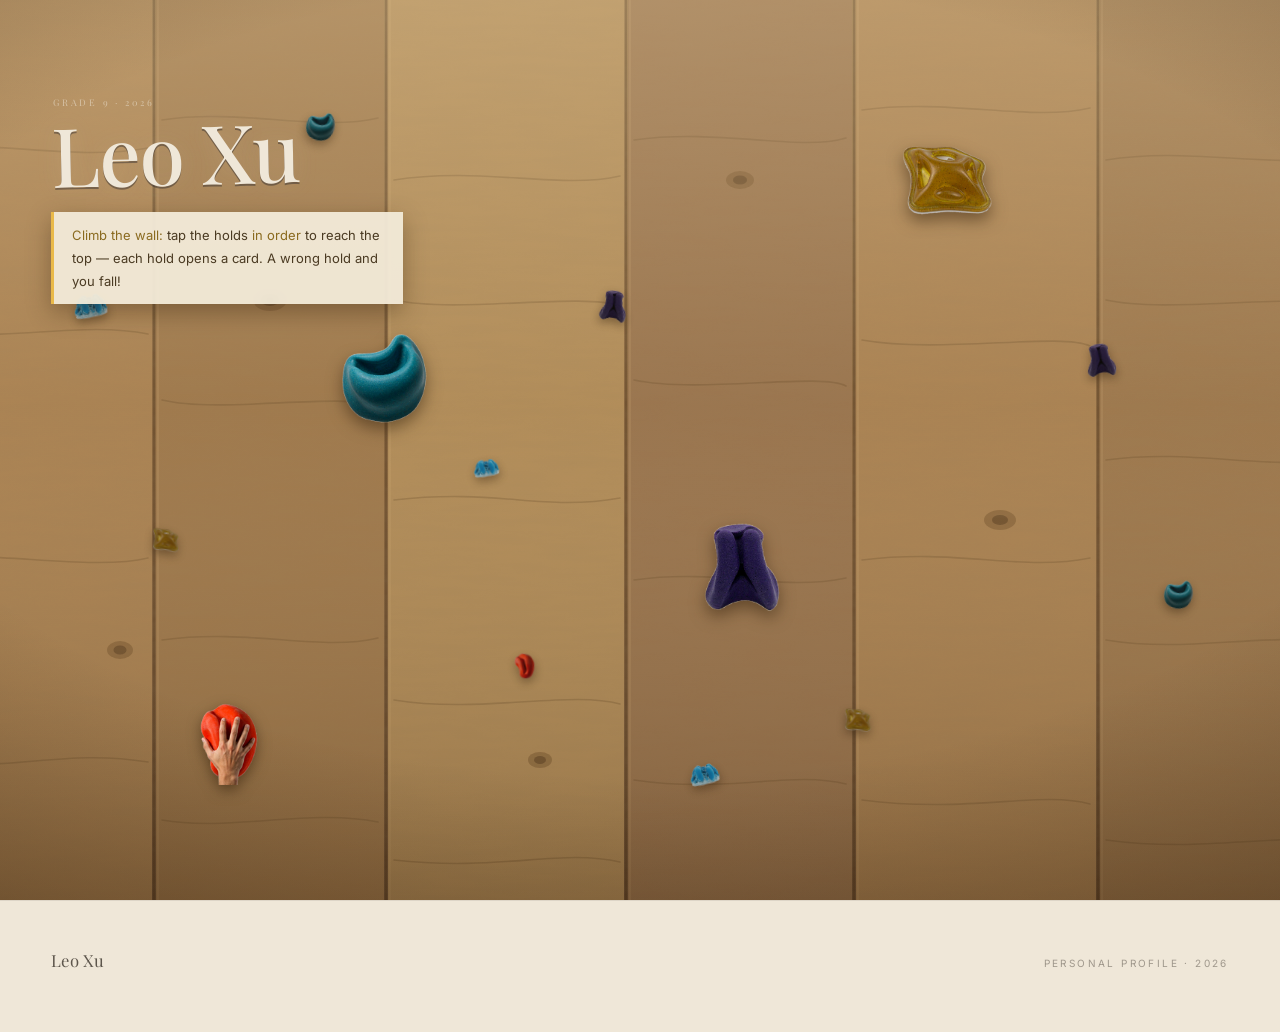
<file: index.html>
<!DOCTYPE html>
<html lang="en">
<head>
  <meta charset="utf-8" />
  <meta name="viewport" content="width=device-width, initial-scale=1" />
  <title>Leo Xu</title>
  <meta name="description" content="Leo Xu — personal profile. Climb the wall: tap the holds in order to explore." />

  <link rel="preconnect" href="https://fonts.googleapis.com" />
  <link rel="preconnect" href="https://fonts.gstatic.com" crossorigin />
  <link
    href="https://fonts.googleapis.com/css2?family=Playfair+Display:ital,wght@0,400;0,500;0,600;1,400&family=Inter:wght@300;400&display=swap"
    rel="stylesheet"
  />
  <link rel="stylesheet" href="css/style.css" />
</head>

<body>
  <!-- ===================== Climbing wall ===================== -->
  <!-- The whole site IS this wall. Four holds form a route from the ground
       to the top; tap them in order (Help is the last, at the top). Each
       hold opens a popup card. A wrong hold makes you fall and resets. -->
  <main class="wall" id="wall">
    <!-- wooden rock face -->
    <svg class="wall__rock" viewBox="0 0 1440 900" preserveAspectRatio="xMidYMid slice" aria-hidden="true" focusable="false">
      <defs>
        <filter id="woodGrain" x="0" y="0" width="100%" height="100%">
          <feTurbulence type="fractalNoise" baseFrequency="0.016 0.12" numOctaves="4" seed="9" stitchTiles="stitch" />
          <feColorMatrix type="matrix" values="0 0 0 0 0.30  0 0 0 0 0.20  0 0 0 0 0.09  0 0 0 0.45 0" />
        </filter>
        <linearGradient id="woodBase" x1="0" y1="0" x2="0" y2="1">
          <stop offset="0%" stop-color="#b28d5a" />
          <stop offset="55%" stop-color="#966f45" />
          <stop offset="100%" stop-color="#75573a" />
        </linearGradient>
        <linearGradient id="woodLight" x1="0" y1="0" x2="0" y2="1">
          <stop offset="0%" stop-color="#f0d9ae" stop-opacity="0.30" />
          <stop offset="45%" stop-color="#f0d9ae" stop-opacity="0.05" />
          <stop offset="100%" stop-color="#3a2410" stop-opacity="0.22" />
        </linearGradient>
      </defs>

      <rect width="1440" height="900" fill="url(#woodBase)" />

      <!-- vertical planks -->
      <g>
        <rect x="0" y="0" width="232" height="900" fill="#a87f4f" />
        <rect x="236" y="0" width="228" height="900" fill="#9c7548" />
        <rect x="468" y="0" width="236" height="900" fill="#b08a56" />
        <rect x="708" y="0" width="224" height="900" fill="#96704a" />
        <rect x="936" y="0" width="240" height="900" fill="#a87f4f" />
        <rect x="1180" y="0" width="260" height="900" fill="#9a7449" />
      </g>

      <!-- plank seams: shadow + highlight -->
      <g stroke="#4a3016" stroke-opacity="0.6" stroke-width="3">
        <line x1="234" y1="0" x2="234" y2="900" />
        <line x1="466" y1="0" x2="466" y2="900" />
        <line x1="706" y1="0" x2="706" y2="900" />
        <line x1="934" y1="0" x2="934" y2="900" />
        <line x1="1178" y1="0" x2="1178" y2="900" />
      </g>
      <g stroke="#d9b985" stroke-opacity="0.22" stroke-width="1.5">
        <line x1="238" y1="0" x2="238" y2="900" />
        <line x1="470" y1="0" x2="470" y2="900" />
        <line x1="710" y1="0" x2="710" y2="900" />
        <line x1="938" y1="0" x2="938" y2="900" />
        <line x1="1182" y1="0" x2="1182" y2="900" />
      </g>

      <!-- wood grain -->
      <g stroke="#5a3d1e" stroke-opacity="0.28" fill="none" stroke-width="1.6" stroke-linecap="round">
        <path d="M6 150 C 70 138, 150 162, 228 148" />
        <path d="M6 330 C 80 344, 160 320, 228 334" />
        <path d="M6 560 C 60 548, 170 572, 228 558" />
        <path d="M6 760 C 90 774, 140 748, 228 762" />
        <path d="M242 120 C 320 108, 400 132, 458 118" />
        <path d="M242 400 C 300 414, 420 392, 458 406" />
        <path d="M242 640 C 330 628, 400 652, 458 638" />
        <path d="M242 820 C 310 832, 390 808, 458 822" />
        <path d="M474 180 C 560 166, 640 190, 700 176" />
        <path d="M474 300 C 540 314, 660 292, 700 306" />
        <path d="M474 500 C 580 488, 620 512, 700 498" />
        <path d="M474 700 C 560 714, 650 690, 700 704" />
        <path d="M474 860 C 580 872, 640 848, 700 862" />
        <path d="M714 140 C 800 128, 880 152, 926 138" />
        <path d="M714 380 C 780 394, 900 372, 926 386" />
        <path d="M714 580 C 800 568, 860 592, 926 578" />
        <path d="M714 780 C 810 794, 870 770, 926 784" />
        <path d="M942 110 C 1030 98, 1110 122, 1170 108" />
        <path d="M942 340 C 1020 354, 1140 332, 1170 346" />
        <path d="M942 560 C 1040 548, 1100 572, 1170 558" />
        <path d="M942 800 C 1050 814, 1120 790, 1170 804" />
        <path d="M1186 160 C 1270 146, 1350 170, 1434 156" />
        <path d="M1186 300 C 1250 314, 1370 292, 1434 306" />
        <path d="M1186 460 C 1280 448, 1340 472, 1434 458" />
        <path d="M1186 640 C 1270 654, 1350 630, 1434 644" />
        <path d="M1186 840 C 1290 854, 1360 830, 1434 844" />
      </g>

      <!-- knots -->
      <g>
        <ellipse cx="350" cy="300" rx="17" ry="11" fill="#6b4a24" opacity="0.45" />
        <ellipse cx="350" cy="300" rx="9" ry="6" fill="#4a3016" opacity="0.5" />
        <ellipse cx="350" cy="300" rx="3.5" ry="2.5" fill="#3a2410" opacity="0.55" />
        <ellipse cx="820" cy="180" rx="14" ry="9" fill="#6b4a24" opacity="0.45" />
        <ellipse cx="820" cy="180" rx="7" ry="4.5" fill="#4a3016" opacity="0.5" />
        <ellipse cx="1080" cy="520" rx="16" ry="10" fill="#6b4a24" opacity="0.45" />
        <ellipse cx="1080" cy="520" rx="8" ry="5" fill="#4a3016" opacity="0.5" />
        <ellipse cx="200" cy="650" rx="13" ry="9" fill="#6b4a24" opacity="0.45" />
        <ellipse cx="200" cy="650" rx="6.5" ry="4.5" fill="#4a3016" opacity="0.5" />
        <ellipse cx="620" cy="760" rx="12" ry="8" fill="#6b4a24" opacity="0.45" />
        <ellipse cx="620" cy="760" rx="6" ry="4" fill="#4a3016" opacity="0.5" />
      </g>

      <!-- grain + light -->
      <rect width="1440" height="900" filter="url(#woodGrain)" opacity="0.4" />
      <rect width="1440" height="900" fill="url(#woodLight)" />
    </svg>

    <!-- decorative holds — just for looks, not part of the route -->
    <div class="dholds" aria-hidden="true">
      <span class="dhold dhold--blue" style="--x: 7%; --y: 34%; --s: 34px; --r: -12deg"></span>
      <span class="dhold dhold--amber" style="--x: 13%; --y: 60%; --s: 28px; --r: 8deg"></span>
      <span class="dhold dhold--teal" style="--x: 25%; --y: 14%; --s: 30px; --r: 14deg"></span>
      <span class="dhold dhold--red" style="--x: 41%; --y: 74%; --s: 26px; --r: -8deg"></span>
      <span class="dhold dhold--purple" style="--x: 48%; --y: 34%; --s: 32px; --r: 10deg"></span>
      <span class="dhold dhold--blue" style="--x: 55%; --y: 86%; --s: 30px; --r: -14deg"></span>
      <span class="dhold dhold--amber" style="--x: 67%; --y: 80%; --s: 28px; --r: 6deg"></span>
      <span class="dhold dhold--purple" style="--x: 86%; --y: 40%; --s: 34px; --r: -6deg"></span>
      <span class="dhold dhold--teal" style="--x: 92%; --y: 66%; --s: 30px; --r: 12deg"></span>
      <span class="dhold dhold--blue" style="--x: 38%; --y: 52%; --s: 26px; --r: -10deg"></span>
    </div>

    <!-- chalk title + how-to hint -->
    <div class="wall__head">
      <p class="wall__eyebrow">Grade 9 &middot; 2026</p>
      <h1 class="wall__name">Leo Xu</h1>
      <p class="wall__hint">
        <b>Climb the wall:</b> tap the holds <b>in order</b> to reach the top
        &mdash; each hold opens a card. A wrong hold and you fall!
      </p>
    </div>

    <!-- the hand (photo) — resting on top of the current hold -->
    <div class="climber" id="climber" aria-hidden="true">
      <img src="assets/holds/grip-red.png" alt="" width="284" height="284" />
    </div>

    <!-- ===================== Holds (climb order) ====================
         1. About me (ground, left)      2. Rock Climbing (right)
         3. Projects (left)              4. Help (the top, last)       -->
    <button
      class="hold hold--red"
      type="button"
      data-step="0"
      data-modal="modal-about"
      data-name="About me"
      data-color="red"
      style="--x: 18%; --y: 82%"
      aria-label="Climbing hold 1 of 4 — About me"
    >
      <span class="hold__rock" aria-hidden="true"></span>
      <span class="hold__tag" aria-hidden="true">About me</span>
    </button>

    <button
      class="hold hold--purple"
      type="button"
      data-step="1"
      data-modal="modal-climbing"
      data-name="Rock Climbing"
      data-color="purple"
      style="--x: 58%; --y: 63%"
      aria-label="Climbing hold 2 of 4 — Rock Climbing"
    >
      <span class="hold__rock" aria-hidden="true"></span>
      <span class="hold__tag" aria-hidden="true">Rock Climbing</span>
    </button>

    <button
      class="hold hold--teal"
      type="button"
      data-step="2"
      data-modal="modal-projects"
      data-name="Projects"
      data-color="teal"
      style="--x: 30%; --y: 42%"
      aria-label="Climbing hold 3 of 4 — Projects"
    >
      <span class="hold__rock" aria-hidden="true"></span>
      <span class="hold__tag" aria-hidden="true">Projects</span>
    </button>

    <button
      class="hold hold--amber"
      type="button"
      data-step="3"
      data-modal="modal-help"
      data-name="Help"
      data-color="amber"
      style="--x: 74%; --y: 20%"
      aria-label="Climbing hold 4 of 4 — Help, the last hold"
    >
      <span class="hold__rock" aria-hidden="true"></span>
      <span class="hold__tag" aria-hidden="true">Help</span>
    </button>

    <!-- feedback is purely visual: holds light up, the wall shakes, the route falls -->
  </main>

  <!-- ===================== Footer ===================== -->
  <footer class="site-footer">
    <p class="site-footer__mark">Leo Xu</p>
    <p class="site-footer__meta">Personal profile &middot; 2026</p>
  </footer>

  <!-- ===================== Popup cards ===================== -->
  <!-- TODO(About me): 占位内容——以后把真正的自我介绍放在这段 modal__text 里即可 -->
  <div class="modal" id="modal-about" aria-hidden="true">
    <div class="modal__backdrop" data-close></div>
    <div class="modal__panel" role="dialog" aria-modal="true" aria-labelledby="modal-about-title">
      <button class="modal__close" type="button" data-close aria-label="Close">
        <svg viewBox="0 0 16 16" width="13" height="13" aria-hidden="true"><path d="M2 2 L14 14 M14 2 L2 14" stroke="currentColor" stroke-width="2" stroke-linecap="round" fill="none"/></svg>
      </button>
      <div class="modal__body">
        <p class="modal__eyebrow">Leo Xu &middot; Grade 9 &middot; 2026</p>
        <h2 class="modal__title" id="modal-about-title">About me</h2>
        <p class="modal__text">
          I'm a Grade 9 learner at <b>Moonshot Academy</b>. I like to play
          games, do handicraft, hike and rock climb.
        </p>
        <!-- TODO(Photos): 以后把每个 photo-slot 占位块换成 <img src="..." alt="..."> 即可 -->
        <div class="photo-grid">
          <img src="assets/photos/games-genshin.jpg" alt="Playing Genshin Impact — exploring a glowing flower field" />
          <img src="assets/photos/rock-climbing.jpg" alt="Bouldering on a colorful indoor wall" />
          <img src="assets/photos/hiking.jpg" alt="Hiking on a mountain ridge with a trekking pole" />
        </div>
      </div>
    </div>
  </div>

  <!-- TODO(Rock Climbing): 占位内容——以后把攀岩故事/照片放在这段 modal__text 里即可 -->
  <div class="modal" id="modal-climbing" aria-hidden="true">
    <div class="modal__backdrop" data-close></div>
    <div class="modal__panel" role="dialog" aria-modal="true" aria-labelledby="modal-climbing-title">
      <button class="modal__close" type="button" data-close aria-label="Close">
        <svg viewBox="0 0 16 16" width="13" height="13" aria-hidden="true"><path d="M2 2 L14 14 M14 2 L2 14" stroke="currentColor" stroke-width="2" stroke-linecap="round" fill="none"/></svg>
      </button>
      <div class="modal__body">
        <p class="modal__eyebrow">Leo Xu &middot; Grade 9 &middot; 2026</p>
        <h2 class="modal__title" id="modal-climbing-title">Rock Climbing</h2>
        <p class="modal__text">
          Rock climbing and hiking are my favourite ways to spend a weekend
          &mdash; indoors and out. More photos soon.
        </p>
        <!-- TODO(Photos): 以后同样把占位块换成 <img src="..." alt="..."> 即可 -->
        <div class="photo-grid">
          <div class="photo-slot">Photo &middot; rock climbing</div>
          <div class="photo-slot">Photo &middot; hiking</div>
        </div>
      </div>
    </div>
  </div>

  <!-- TODO(Projects): 占位内容——以后把做过的项目放在这段 modal__text 里即可 -->
  <div class="modal" id="modal-projects" aria-hidden="true">
    <div class="modal__backdrop" data-close></div>
    <div class="modal__panel" role="dialog" aria-modal="true" aria-labelledby="modal-projects-title">
      <button class="modal__close" type="button" data-close aria-label="Close">
        <svg viewBox="0 0 16 16" width="13" height="13" aria-hidden="true"><path d="M2 2 L14 14 M14 2 L2 14" stroke="currentColor" stroke-width="2" stroke-linecap="round" fill="none"/></svg>
      </button>
      <div class="modal__body">
        <p class="modal__eyebrow">Leo Xu &middot; Grade 9 &middot; 2026</p>
        <h2 class="modal__title" id="modal-projects-title">Projects</h2>
        <p class="modal__text">
          A warehouse robot, plus a few handcrafted pieces I've made along
          the way.
        </p>
        <!-- TODO(Photos): 剩余占位块以后同样换成 <img src="..." alt="..."> 即可 -->
        <div class="photo-grid">
          <img src="assets/photos/warehouse-robot.jpg" alt="The warehouse robot — wooden chassis, battery pack and big blue wheels" />
          <div class="photo-slot">Photo &middot; handcrafted pieces</div>
        </div>
      </div>
    </div>
  </div>

  <!-- Help — the last hold. TODO(Help): 三张提议卡内容可继续修改 -->
  <div class="modal" id="modal-help" aria-hidden="true">
    <div class="modal__backdrop" data-close></div>
    <div class="modal__panel" role="dialog" aria-modal="true" aria-labelledby="modal-help-title">
      <button class="modal__close" type="button" data-close aria-label="Close">
        <svg viewBox="0 0 16 16" width="13" height="13" aria-hidden="true"><path d="M2 2 L14 14 M14 2 L2 14" stroke="currentColor" stroke-width="2" stroke-linecap="round" fill="none"/></svg>
      </button>
      <div class="modal__body">
        <p class="modal__eyebrow">Ask me about &middot; I can help you with</p>
        <h2 class="modal__title" id="modal-help-title">How I can help</h2>
        <p class="modal__sub">
          Not a class &mdash; just things I enjoy doing together. Pick one
          and say hi.
        </p>

        <div class="offers">
          <!-- Offer 01: Delta Force — coin runs -->
          <article class="offer">
            <div class="offer__head">
              <p class="offer__eyebrow">Offer 01 &middot; Gaming</p>
              <h3 class="offer__title">Delta Force &middot; 跑币</h3>
            <p class="offer__summary">
              Farm maps together and stock up on in-game resources &mdash;
              I'll show you the routes that pay.
            </p>
            </div>
            <details class="offer__details">
              <summary class="offer__toggle">
                <span>Activity details</span>
                <span class="offer__toggle-icon" aria-hidden="true"></span>
              </summary>
              <div class="offer__body">
                <dl class="offer__row">
                  <dt>Who</dt>
                  <dd>Anyone who wants to learn the game or find regular teammates.</dd>
                </dl>
                <dl class="offer__row">
                  <dt>What</dt>
                  <dd>Co-op runs &mdash; learn the routes, loot smart, and get out alive together.</dd>
                </dl>
                <dl class="offer__row">
                  <dt>Time</dt>
                  <dd>About 1 hour, 1&ndash;2 times a week.</dd>
                </dl>
                <dl class="offer__row">
                  <dt>Start</dt>
                  <dd>Say &ldquo;want to run?&rdquo; at school &mdash; first run I'll lead.</dd>
                </dl>
              </div>
            </details>
          </article>

          <!-- Offer 02: Genshin Impact — daily grinding -->
          <article class="offer">
            <div class="offer__head">
              <p class="offer__eyebrow">Offer 02 &middot; Gaming</p>
              <h3 class="offer__title">Genshin Impact &middot; 代肝</h3>
            <p class="offer__summary">
              Dailies, resin, and events &mdash; clear them together and
              keep your in-game resources growing.
            </p>
            </div>
            <details class="offer__details">
              <summary class="offer__toggle">
                <span>Activity details</span>
                <span class="offer__toggle-icon" aria-hidden="true"></span>
              </summary>
              <div class="offer__body">
                <dl class="offer__row">
                  <dt>Who</dt>
                  <dd>Anyone learning the game or coming back after a break.</dd>
                </dl>
                <dl class="offer__row">
                  <dt>What</dt>
                  <dd>Play together &mdash; dailies, resin, and a plan for what to level first.</dd>
                </dl>
                <dl class="offer__row">
                  <dt>Time</dt>
                  <dd>A few 30-minute slots a week.</dd>
                </dl>
                <dl class="offer__row">
                  <dt>Start</dt>
                  <dd>Tell me what you're working on and we'll book a slot.</dd>
                </dl>
              </div>
            </details>
          </article>

          <!-- Offer 03: Craftsmanship -->
          <article class="offer">
            <div class="offer__head">
              <p class="offer__eyebrow">Offer 03 &middot; Craft</p>
              <h3 class="offer__title">Craftsmanship</h3>
            <p class="offer__summary">
              Making small objects &mdash; take one idea from rough sketch
              to something you can hold.
            </p>
            </div>
            <details class="offer__details">
              <summary class="offer__toggle">
                <span>Activity details</span>
                <span class="offer__toggle-icon" aria-hidden="true"></span>
              </summary>
              <div class="offer__body">
                <dl class="offer__row">
                  <dt>Who</dt>
                  <dd>Anyone who wants to make something but doesn't know where to start.</dd>
                </dl>
                <dl class="offer__row">
                  <dt>What</dt>
                  <dd>One small project, start to finish &mdash; sketch, materials, and fixing mistakes together.</dd>
                </dl>
                <dl class="offer__row">
                  <dt>Time</dt>
                  <dd>A weekend session every other week, 1&ndash;2 hours.</dd>
                </dl>
                <dl class="offer__row">
                  <dt>Start</dt>
                  <dd>Bring an idea (or just curiosity) and we'll book a weekend.</dd>
                </dl>
              </div>
            </details>
          </article>
        </div>

        <p class="help__outro">
          Ready? Catch me at school, or
          <a href="https://github.com/KittyCX" target="_blank" rel="noopener">ping me on GitHub</a>.
        </p>
      </div>
    </div>
  </div>

  <script src="js/climb.js"></script>
</body>
</html>
</file>
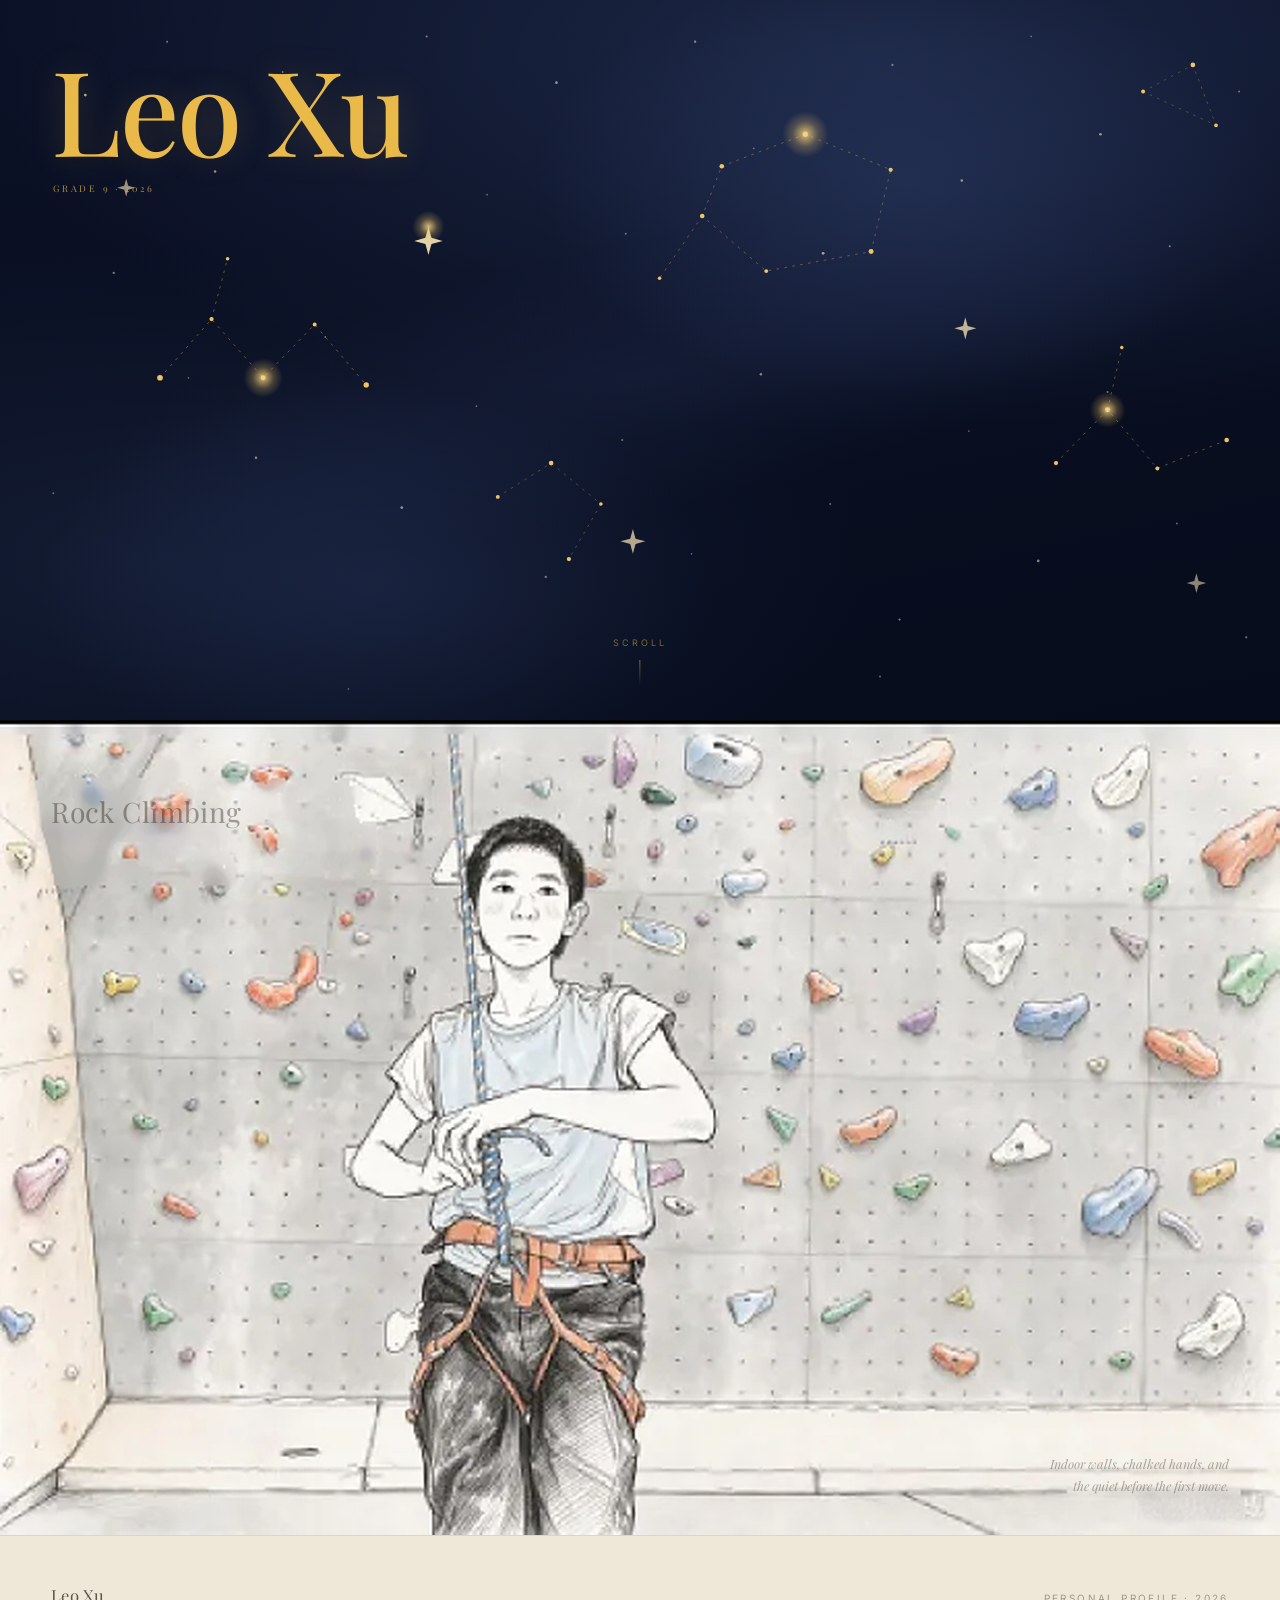
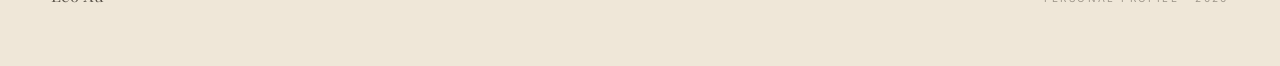
<file: g9-design copy/index.html>
<!DOCTYPE html>
<html lang="en">
<head>
  <meta charset="utf-8" />
  <meta name="viewport" content="width=device-width, initial-scale=1" />
  <title>Leo Xu</title>
  <meta name="description" content="Leo Xu — personal profile." />

  <link rel="preconnect" href="https://fonts.googleapis.com" />
  <link rel="preconnect" href="https://fonts.gstatic.com" crossorigin />
  <link
    href="https://fonts.googleapis.com/css2?family=Playfair+Display:ital,wght@0,400;0,500;0,600;1,400&family=Inter:wght@300;400&display=swap"
    rel="stylesheet"
  />
  <link rel="stylesheet" href="css/style.css" />
</head>

<body>
  <!-- ===================== Hero ===================== -->
  <header class="hero">
    <svg class="hero__sky" viewBox="0 0 1440 900" preserveAspectRatio="xMidYMid slice" aria-hidden="true">
      <defs>
        <radialGradient id="starGlow" cx="50%" cy="50%" r="50%">
          <stop offset="0%" stop-color="#f6d78a" stop-opacity="0.85" />
          <stop offset="55%" stop-color="#f0c463" stop-opacity="0.25" />
          <stop offset="100%" stop-color="#f0c463" stop-opacity="0" />
        </radialGradient>
        <radialGradient id="nebula" cx="50%" cy="50%" r="50%">
          <stop offset="0%" stop-color="#2b3a63" stop-opacity="0.55" />
          <stop offset="100%" stop-color="#2b3a63" stop-opacity="0" />
        </radialGradient>
      </defs>

      <!-- atmosphere -->
      <ellipse cx="1020" cy="250" rx="420" ry="240" fill="url(#nebula)" />
      <ellipse cx="720" cy="470" rx="640" ry="150" fill="url(#nebula)" opacity="0.42" transform="rotate(-11 720 470)" />
      <ellipse cx="420" cy="700" rx="380" ry="220" fill="url(#nebula)" opacity="0.6" />

      <!-- star field -->
      <g fill="#f4e6c8">
        <circle class="twinkle" cx="96" cy="152" r="1.6" opacity="0.7" />
        <circle class="twinkle" cx="188" cy="92" r="1.1" opacity="0.5" />
        <circle class="twinkle" cx="242" cy="238" r="1.4" opacity="0.6" />
        <circle class="twinkle" cx="318" cy="126" r="1" opacity="0.45" />
        <circle class="twinkle" cx="404" cy="196" r="1.7" opacity="0.7" />
        <circle class="twinkle" cx="480" cy="86" r="1.2" opacity="0.5" />
        <circle class="twinkle" cx="548" cy="264" r="1" opacity="0.4" />
        <circle class="twinkle" cx="626" cy="138" r="1.5" opacity="0.6" />
        <circle class="twinkle" cx="704" cy="308" r="1.1" opacity="0.45" />
        <circle class="twinkle" cx="782" cy="92" r="1.3" opacity="0.55" />
        <circle class="twinkle" cx="848" cy="212" r="1" opacity="0.4" />
        <circle class="twinkle" cx="926" cy="330" r="1.6" opacity="0.65" />
        <circle class="twinkle" cx="1004" cy="118" r="1.2" opacity="0.5" />
        <circle class="twinkle" cx="1082" cy="248" r="1.4" opacity="0.6" />
        <circle class="twinkle" cx="1160" cy="86" r="1" opacity="0.4" />
        <circle class="twinkle" cx="1238" cy="196" r="1.5" opacity="0.6" />
        <circle class="twinkle" cx="1316" cy="322" r="1.2" opacity="0.5" />
        <circle class="twinkle" cx="1394" cy="148" r="1.1" opacity="0.45" />
        <circle class="twinkle" cx="128" cy="352" r="1.3" opacity="0.5" />
        <circle class="twinkle" cx="212" cy="470" r="1" opacity="0.4" />
        <circle class="twinkle" cx="288" cy="560" r="1.4" opacity="0.55" />
        <circle class="twinkle" cx="366" cy="424" r="1.1" opacity="0.45" />
        <circle class="twinkle" cx="452" cy="616" r="1.5" opacity="0.6" />
        <circle class="twinkle" cx="536" cy="502" r="1" opacity="0.4" />
        <circle class="twinkle" cx="614" cy="694" r="1.3" opacity="0.5" />
        <circle class="twinkle" cx="700" cy="540" r="1.2" opacity="0.45" />
        <circle class="twinkle" cx="778" cy="668" r="1" opacity="0.38" />
        <circle class="twinkle" cx="856" cy="466" r="1.4" opacity="0.55" />
        <circle class="twinkle" cx="934" cy="612" r="1.1" opacity="0.42" />
        <circle class="twinkle" cx="1012" cy="742" r="1.3" opacity="0.5" />
        <circle class="twinkle" cx="1090" cy="530" r="1" opacity="0.4" />
        <circle class="twinkle" cx="1168" cy="676" r="1.5" opacity="0.55" />
        <circle class="twinkle" cx="1246" cy="486" r="1.2" opacity="0.45" />
        <circle class="twinkle" cx="1324" cy="634" r="1.1" opacity="0.4" />
        <circle class="twinkle" cx="1402" cy="762" r="1.3" opacity="0.45" />
        <circle class="twinkle" cx="60" cy="600" r="1.1" opacity="0.4" />
        <circle class="twinkle" cx="990" cy="806" r="1.2" opacity="0.4" />
        <circle class="twinkle" cx="392" cy="820" r="1" opacity="0.35" />
        <circle class="twinkle" cx="722" cy="860" r="1.1" opacity="0.35" />
      </g>

      <!-- constellation: left sky -->
      <g stroke="#e9b949" stroke-opacity="0.42" stroke-width="1.1" stroke-linecap="round" fill="none">
        <path d="M180 470 L238 404 L296 470 L354 410 L412 478" stroke-dasharray="2 7" />
        <path d="M238 404 L256 336" stroke-dasharray="2 7" />
      </g>
      <g fill="#f0c463">
        <circle cx="180" cy="470" r="3.2" />
        <circle cx="238" cy="404" r="2.4" />
        <circle cx="296" cy="470" r="2.8" />
        <circle cx="354" cy="410" r="2.2" />
        <circle cx="412" cy="478" r="3" />
        <circle cx="256" cy="336" r="2" />
      </g>

      <!-- constellation: dipper -->
      <g stroke="#e9b949" stroke-opacity="0.38" stroke-width="1.1" stroke-linecap="round" fill="none">
        <path d="M812 232 L906 196 L1002 236 L980 328 L862 350 L790 288 Z" stroke-dasharray="2 7" />
        <path d="M790 288 L742 358" stroke-dasharray="2 7" />
      </g>
      <g fill="#f0c463">
        <circle cx="812" cy="232" r="2.6" />
        <circle cx="906" cy="196" r="3" />
        <circle cx="1002" cy="236" r="2.4" />
        <circle cx="980" cy="328" r="2.8" />
        <circle cx="862" cy="350" r="2.2" />
        <circle cx="790" cy="288" r="2.6" />
        <circle cx="742" cy="358" r="2" />
      </g>

      <!-- constellation: right lower -->
      <g stroke="#e9b949" stroke-opacity="0.4" stroke-width="1.1" stroke-linecap="round" fill="none">
        <path d="M1188 566 L1246 506 L1302 572 L1380 540" stroke-dasharray="2 7" />
        <path d="M1246 506 L1262 436" stroke-dasharray="2 7" />
      </g>
      <g fill="#f0c463">
        <circle cx="1188" cy="566" r="2.4" />
        <circle cx="1246" cy="506" r="2.8" />
        <circle cx="1302" cy="572" r="2.2" />
        <circle cx="1380" cy="540" r="2.6" />
        <circle cx="1262" cy="436" r="1.9" />
      </g>

      <!-- constellation: small cluster left -->
      <g stroke="#e9b949" stroke-opacity="0.32" stroke-width="1.1" stroke-linecap="round" fill="none">
        <path d="M560 604 L620 566 L676 612 L640 674" stroke-dasharray="2 7" />
      </g>
      <g fill="#f0c463">
        <circle cx="560" cy="604" r="2.2" />
        <circle cx="620" cy="566" r="2.6" />
        <circle cx="676" cy="612" r="2" />
        <circle cx="640" cy="674" r="2.4" />
      </g>

      <!-- constellation: small triangle right -->
      <g stroke="#e9b949" stroke-opacity="0.3" stroke-width="1.1" stroke-linecap="round" fill="none">
        <path d="M1286 148 L1342 118 L1368 186 Z" stroke-dasharray="2 7" />
      </g>
      <g fill="#f0c463">
        <circle cx="1286" cy="148" r="2.2" />
        <circle cx="1342" cy="118" r="2.6" />
        <circle cx="1368" cy="186" r="2.1" />
      </g>

      <!-- four-point sparkles -->
      <g fill="#fbe7b8">
        <path d="M482 300 l3.4 12.6 12.6 3.4 -12.6 3.4 -3.4 12.6 -3.4 -12.6 -12.6 -3.4 12.6 -3.4 z" opacity="0.9" />
        <path d="M1086 402 l2.6 9.8 9.8 2.6 -9.8 2.6 -2.6 9.8 -2.6 -9.8 -9.8 -2.6 9.8 -2.6 z" opacity="0.75" />
        <path d="M712 640 l3 11 11 3 -11 3 -3 11 -3 -11 -11 -3 11 -3 z" opacity="0.7" />
        <path d="M142 246 l2.2 8 8 2.2 -8 2.2 -2.2 8 -2.2 -8 -8 -2.2 8 -2.2 z" opacity="0.6" />
        <path d="M1346 690 l2.4 8.6 8.6 2.4 -8.6 2.4 -2.4 8.6 -2.4 -8.6 -8.6 -2.4 8.6 -2.4 z" opacity="0.55" />
      </g>

      <!-- star glows -->
      <g fill="url(#starGlow)">
        <circle cx="906" cy="196" r="26" />
        <circle cx="296" cy="470" r="22" />
        <circle cx="1246" cy="506" r="20" />
        <circle cx="482" cy="300" r="18" />
      </g>
    </svg>

    <div class="hero__content">
      <h1 class="hero__name">Leo Xu</h1>
      <p class="hero__eyebrow">Grade 9 &middot; 2026</p>
    </div>

    <div class="hero__scroll" aria-hidden="true">
      <span class="hero__scroll-label">Scroll</span>
      <i class="hero__scroll-line"></i>
    </div>
  </header>

  <!-- ===================== Rock climbing ===================== -->
  <main>
    <section class="climb" aria-labelledby="climb-title">
      <h2 class="climb__title" id="climb-title">Rock Climbing</h2>
      <img
        class="climb__art"
        src="assets/climb_art.jpg"
        width="1857"
        height="1182"
        alt="Illustration of a young climber in an orange harness, holding a rope in front of a bouldering wall covered in colourful holds"
      />
      <p class="climb__note">Indoor walls, chalked hands, and the quiet before the first move.</p>
    </section>
  </main>

  <!-- ===================== Footer ===================== -->
  <footer class="site-footer">
    <p class="site-footer__mark">Leo Xu</p>
    <p class="site-footer__meta">Personal profile &middot; 2026</p>
  </footer>
</body>
</html>
</file>
<file: css/style.css>
/* ==========================================================================
   Leo Xu — personal profile page
   The whole site is one page: a wooden climbing wall. Tap the holds in
   order to climb; each hold lights up and opens a popup card.
   Tokens: warm wood + gold + chalk paper.
   ========================================================================== */

/* --------------------------------------------------------------------------
   1. Design tokens
   -------------------------------------------------------------------------- */
:root {
  /* palette — sampled from the design canvas */
  --ink-900: #070c1c;
  --ink-800: #0b1126;

  --gold-500: #e9b949;
  --gold-400: #f0c463;
  --gold-200: #fbe7b8;

  --paper-50: #efe7d8;
  --paper-700: #5d564c;

  /* type */
  --font-display: "Playfair Display", "Iowan Old Style", Georgia, serif;
  --font-body: "Inter", -apple-system, BlinkMacSystemFont, "Segoe UI", Roboto, sans-serif;

  --text-section: clamp(20px, 2.2vw, 30px);
  --text-eyebrow: clamp(9px, 0.72vw, 10px);
  --text-note: clamp(12px, 1vw, 14px);

  /* layout */
  --gutter: clamp(20px, 4vw, 58px);
}

/* --------------------------------------------------------------------------
   2. Reset
   -------------------------------------------------------------------------- */
*,
*::before,
*::after {
  box-sizing: border-box;
}

html {
  scroll-behavior: smooth;
}

body {
  margin: 0;
  background: var(--paper-50);
  color: var(--ink-800);
  font-family: var(--font-body);
  font-size: 16px;
  line-height: 1.6;
  -webkit-font-smoothing: antialiased;
  -moz-osx-font-smoothing: grayscale;
  overflow-x: hidden;
}

img {
  max-width: 100%;
  height: auto;
}

::selection {
  background: rgba(233, 185, 73, 0.28);
}

/* --------------------------------------------------------------------------
   3. Climbing wall (the whole homepage)
   -------------------------------------------------------------------------- */
.wall {
  position: relative;
  min-height: 100vh;
  overflow: hidden;
  background: linear-gradient(180deg, #a87f4f 0%, #75573a 100%);
}

.wall__rock {
  position: absolute;
  inset: 0;
  z-index: 0;
  width: 100%;
  height: 100%;
  pointer-events: none;
}

/* edge falloff so the wall feels lit from above */
.wall::after {
  content: "";
  position: absolute;
  inset: 0;
  z-index: 2;
  pointer-events: none;
  background: radial-gradient(115% 85% at 50% 42%, rgba(0, 0, 0, 0) 52%, rgba(38, 22, 6, 0.45) 100%);
}

/* chalk heading + how-to hint */
.wall__head {
  position: absolute;
  z-index: 3;
  top: calc(var(--gutter) + 44px);
  left: var(--gutter);
  max-width: min(540px, 64vw);
}

.wall__eyebrow {
  margin: 0 0 0 2px;
  font-family: var(--font-display);
  font-weight: 400;
  font-size: var(--text-eyebrow);
  letter-spacing: 0.3em;
  text-transform: uppercase;
  color: rgba(239, 231, 216, 0.55);
}

.wall__name {
  margin: 0;
  font-family: var(--font-display);
  font-weight: 500;
  font-size: clamp(44px, 6.4vw, 92px);
  line-height: 0.98;
  letter-spacing: -0.01em;
  color: var(--paper-50);
  text-shadow: 0 2px 0 rgba(7, 12, 28, 0.35), 0 0 26px rgba(239, 231, 216, 0.12);
  transform: rotate(-1.2deg);
}

.wall__hint {
  margin: 22px 0 0;
  display: inline-block;
  max-width: 44ch;
  padding: 12px 18px;
  border-left: 3px solid var(--gold-500);
  background: rgba(243, 234, 217, 0.95);
  box-shadow: 0 8px 22px rgba(46, 28, 8, 0.35);
  font-size: 13px;
  line-height: 1.75;
  color: #4a3a22;
}

.wall__hint b {
  font-weight: 400;
  color: #8a6a1f;
}

/* the climber — a real hand photo gripping the current hold.
   it never slides: it fades out, re-appears at the new hold, fades in. */
.climber {
  position: absolute;
  z-index: 5;
  left: 18%;
  top: 82%;
  height: clamp(150px, 16vw, 230px);
  transform: translate(-50%, -50%);
  filter: drop-shadow(0 5px 7px rgba(46, 28, 8, 0.55));
  transition: opacity 380ms ease;
  pointer-events: none;
}

.climber.is-fading {
  opacity: 0;
}

.climber img {
  display: block;
  height: 100%;
  width: auto;
}

/* the wall hold is replaced by the one in the hand while gripped */
.hold.is-gripped .hold__rock {
  opacity: 0;
}

.climber.is-falling img {
  animation: climberFall 850ms cubic-bezier(0.5, 0.05, 0.9, 0.4) forwards;
}

@keyframes climberFall {
  0% {
    transform: translateY(0) rotate(0deg);
    opacity: 1;
  }
  100% {
    transform: translateY(85vh) rotate(520deg);
    opacity: 0;
  }
}

/* the holds */
.hold {
  position: absolute;
  left: var(--x);
  top: var(--y);
  z-index: 4;
  width: clamp(58px, 7vw, 92px);
  height: clamp(58px, 7vw, 92px);
  padding: 0;
  border: 0;
  background: none;
  cursor: pointer;
  transform: translate(-50%, -50%);
  transition: transform 220ms ease, opacity 700ms ease;
}

/* hold photos — generated resin holds with the background removed */
.hold--red .hold__rock { background-image: url("../assets/holds/hold-red.png"); }
.hold--purple .hold__rock { background-image: url("../assets/holds/hold-purple.png"); }
.hold--teal .hold__rock { background-image: url("../assets/holds/hold-teal.png"); }
.hold--amber .hold__rock { background-image: url("../assets/holds/hold-amber.png"); }

.hold__rock {
  position: absolute;
  inset: 0;
  background-position: center;
  background-size: contain;
  background-repeat: no-repeat;
  filter: drop-shadow(0 7px 8px rgba(46, 28, 8, 0.5));
  transition: filter 260ms ease;
}

/* gold halo behind a lit hold */
.hold::before {
  content: "";
  position: absolute;
  inset: -28%;
  border-radius: 50%;
  background: radial-gradient(circle, rgba(233, 185, 73, 0.42) 0%, rgba(233, 185, 73, 0) 68%);
  opacity: 0;
  transition: opacity 300ms ease;
  pointer-events: none;
}

.hold.is-lit::before {
  opacity: 1;
}

.hold:hover {
  transform: translate(-50%, -50%) scale(1.07);
}

.hold:focus-visible {
  outline: 2px solid var(--gold-400);
  outline-offset: 6px;
  border-radius: 50%;
}

.hold.is-lit .hold__rock {
  filter: brightness(1.07) saturate(1.12)
    drop-shadow(0 0 12px rgba(233, 185, 73, 0.95))
    drop-shadow(0 0 34px rgba(233, 185, 73, 0.55))
    drop-shadow(0 7px 8px rgba(46, 28, 8, 0.5));
}

.hold__tag {
  position: absolute;
  left: 50%;
  top: calc(100% + 10px);
  transform: translate(-50%, 5px);
  opacity: 0;
  transition: opacity 260ms ease 120ms, transform 260ms ease 120ms;
  font-size: 10px;
  letter-spacing: 0.24em;
  text-transform: uppercase;
  white-space: nowrap;
  color: rgba(239, 231, 216, 0.9);
  text-shadow: 0 1px 5px rgba(0, 0, 0, 0.7);
}

.hold.is-lit .hold__tag {
  opacity: 1;
  transform: translate(-50%, 0);
}

/* wrong hold */
.hold.is-wrong .hold__rock {
  filter: brightness(0.92) saturate(1.5)
    drop-shadow(0 0 12px rgba(226, 72, 48, 0.9))
    drop-shadow(0 0 30px rgba(226, 72, 48, 0.5));
  animation: holdShake 420ms ease;
}

@keyframes holdShake {
  0%,
  100% {
    transform: translateX(0) rotate(0deg);
  }
  20% {
    transform: translateX(-6px) rotate(-4deg);
  }
  40% {
    transform: translateX(6px) rotate(4deg);
  }
  60% {
    transform: translateX(-4px) rotate(-2deg);
  }
  80% {
    transform: translateX(4px) rotate(2deg);
  }
}

/* decorative holds — realistic texture, no interaction */
.dholds {
  position: absolute;
  inset: 0;
  z-index: 2;
  pointer-events: none;
}

.dhold {
  position: absolute;
  left: var(--x);
  top: var(--y);
  width: var(--s);
  height: var(--s);
  transform: translate(-50%, -50%) rotate(var(--r, 0deg));
  background-position: center;
  background-size: contain;
  background-repeat: no-repeat;
  filter: brightness(0.85) saturate(0.92) drop-shadow(0 4px 5px rgba(46, 28, 8, 0.45));
  opacity: 0.92;
}

.dhold--red { background-image: url("../assets/holds/hold-red.png"); }
.dhold--purple { background-image: url("../assets/holds/hold-purple.png"); }
.dhold--teal { background-image: url("../assets/holds/hold-teal.png"); }
.dhold--amber { background-image: url("../assets/holds/hold-amber.png"); }
.dhold--blue { background-image: url("../assets/holds/hold-blue.png"); }

/* the whole route falls when the climb fails */
.hold.is-falling {
  transform: translate(-50%, calc(-50% + 130vh)) rotate(160deg);
  opacity: 0;
  pointer-events: none;
  transition: transform 750ms cubic-bezier(0.55, 0.06, 0.68, 0.19), opacity 750ms ease;
  transition-delay: var(--fall-delay, 0ms);
}

.wall.is-shake {
  animation: wallShake 420ms ease;
}

@keyframes wallShake {
  0%,
  100% {
    transform: translate(0, 0);
  }
  15% {
    transform: translate(-8px, 3px);
  }
  30% {
    transform: translate(7px, -4px);
  }
  45% {
    transform: translate(-6px, -2px);
  }
  60% {
    transform: translate(5px, 3px);
  }
  80% {
    transform: translate(-3px, 1px);
  }
}

/* --------------------------------------------------------------------------
   4. Popup cards (opened by the holds)
   -------------------------------------------------------------------------- */
.modal {
  position: fixed;
  inset: 0;
  z-index: 200;
  display: none;
  align-items: center;
  justify-content: center;
  padding: var(--gutter);
}

.modal.is-open {
  display: flex;
}

.modal__backdrop {
  position: absolute;
  inset: 0;
  background: rgba(30, 18, 6, 0.66);
  -webkit-backdrop-filter: blur(3px);
  backdrop-filter: blur(3px);
  animation: modalFade 220ms ease;
}

.modal__panel {
  position: relative;
  z-index: 1;
  width: min(760px, 100%);
  max-height: min(86vh, 920px);
  overflow-y: auto;
  background: var(--paper-50);
  border: 1px solid rgba(93, 86, 76, 0.2);
  box-shadow: 0 30px 80px rgba(20, 12, 4, 0.5);
  animation: modalRise 280ms cubic-bezier(0.2, 0.8, 0.3, 1);
}

@keyframes modalFade {
  from {
    opacity: 0;
  }
  to {
    opacity: 1;
  }
}

@keyframes modalRise {
  from {
    opacity: 0;
    transform: translateY(20px) scale(0.98);
  }
  to {
    opacity: 1;
    transform: none;
  }
}

.modal__close {
  position: absolute;
  top: 12px;
  right: 12px;
  z-index: 2;
  display: flex;
  align-items: center;
  justify-content: center;
  width: 34px;
  height: 34px;
  padding: 0;
  border: 1px solid rgba(93, 86, 76, 0.25);
  border-radius: 50%;
  background: rgba(239, 231, 216, 0.9);
  color: var(--paper-700);
  cursor: pointer;
  transition: color 160ms ease, border-color 160ms ease, background-color 160ms ease;
}

.modal__close:hover {
  color: var(--ink-800);
  border-color: var(--gold-500);
  background: #fff;
}

.modal__close:focus-visible {
  outline: 2px solid var(--gold-500);
  outline-offset: 2px;
}

.modal__body {
  padding: clamp(30px, 4.5vw, 52px);
}

.modal__eyebrow {
  margin: 0;
  font-size: 9px;
  letter-spacing: 0.32em;
  text-transform: uppercase;
  color: rgba(233, 185, 73, 0.9);
}

.modal__title {
  margin: 12px 0 0;
  font-family: var(--font-display);
  font-weight: 500;
  font-size: clamp(28px, 3.6vw, 44px);
  line-height: 1.08;
  letter-spacing: 0.01em;
  color: var(--ink-800);
}

.modal__sub {
  margin: 14px 0 0;
  max-width: 52ch;
  font-family: var(--font-display);
  font-style: italic;
  font-size: var(--text-note);
  line-height: 1.8;
  color: var(--paper-700);
}

.modal__text {
  margin: 18px 0 0;
  max-width: 56ch;
  font-size: 15px;
  line-height: 1.85;
  color: var(--paper-700);
}

.modal__text b {
  font-weight: 500;
  color: var(--ink-800);
}

/* photo placeholders — swap a .photo-slot for an <img> when photos arrive */
.photo-grid {
  display: grid;
  grid-template-columns: repeat(auto-fit, minmax(150px, 1fr));
  gap: 14px;
  margin-top: 26px;
}

.photo-slot {
  display: flex;
  align-items: center;
  justify-content: center;
  aspect-ratio: 4 / 3;
  padding: 12px;
  border: 1.5px dashed rgba(93, 86, 76, 0.35);
  border-radius: 4px;
  background: rgba(93, 86, 76, 0.05);
  font-size: 10px;
  letter-spacing: 0.2em;
  text-transform: uppercase;
  text-align: center;
  color: rgba(93, 86, 76, 0.5);
}

.photo-grid img {
  display: block;
  width: 100%;
  height: 100%;
  aspect-ratio: 4 / 3;
  object-fit: cover;
  border-radius: 4px;
}

/* offer cards inside the Help card — one column, they are wide enough */
.modal .offers {
  grid-template-columns: minmax(0, 1fr);
  gap: 20px;
  margin-top: clamp(28px, 4vw, 44px);
}

/* keep the page still while a card is open */
body.has-modal {
  overflow: hidden;
}

/* --------------------------------------------------------------------------
   5. Offer cards (inside the Help popup)
   -------------------------------------------------------------------------- */
.offers {
  display: grid;
  grid-template-columns: repeat(2, minmax(0, 1fr));
  gap: clamp(20px, 3vw, 36px);
  margin-top: clamp(34px, 5vw, 56px);
}

.offer {
  display: flex;
  flex-direction: column;
  background: #f8f3e9;
  border: 1px solid rgba(93, 86, 76, 0.16);
  box-shadow: 0 1px 0 rgba(7, 12, 28, 0.03), 0 18px 40px -34px rgba(7, 12, 28, 0.35);
}

.offer__head {
  padding: clamp(24px, 3vw, 34px) clamp(24px, 3vw, 34px) clamp(18px, 2.4vw, 26px);
  border-bottom: 1px solid rgba(93, 86, 76, 0.12);
}

/* cards without expandable details: no divider above the bottom edge */
.offer__head:last-child {
  border-bottom: 0;
  padding-bottom: clamp(24px, 3vw, 34px);
}

.offer__eyebrow {
  margin: 0;
  font-size: 9px;
  letter-spacing: 0.32em;
  text-transform: uppercase;
  color: rgba(233, 185, 73, 0.85);
}

.offer__title {
  margin: 12px 0 0;
  font-family: var(--font-display);
  font-weight: 500;
  font-size: clamp(24px, 2.6vw, 32px);
  line-height: 1.1;
  letter-spacing: 0.01em;
  color: var(--ink-800);
}

.offer__summary {
  margin: 10px 0 0;
  font-family: var(--font-display);
  font-style: italic;
  font-size: var(--text-note);
  line-height: 1.7;
  color: var(--paper-700);
}

/* expandable details — the card's one interactive control */
.offer__details {
  border-top: 1px solid rgba(93, 86, 76, 0.12);
}

.offer__toggle {
  display: flex;
  align-items: center;
  justify-content: space-between;
  gap: 16px;
  padding: 16px clamp(24px, 3vw, 34px);
  cursor: pointer;
  list-style: none;
  font-size: 10px;
  letter-spacing: 0.26em;
  text-transform: uppercase;
  color: var(--paper-700);
  transition: color 160ms ease, background-color 160ms ease;
  user-select: none;
}

.offer__toggle::-webkit-details-marker {
  display: none;
}

.offer__toggle:hover {
  color: var(--ink-800);
  background: rgba(233, 185, 73, 0.08);
}

.offer__toggle:focus-visible {
  outline: 1px solid var(--gold-500);
  outline-offset: -1px;
}

.offer__toggle-icon {
  flex: none;
  width: 12px;
  height: 12px;
  position: relative;
}

.offer__toggle-icon::before,
.offer__toggle-icon::after {
  content: "";
  position: absolute;
  inset: 0;
  margin: auto;
  background: var(--gold-500);
}

.offer__toggle-icon::before {
  width: 12px;
  height: 1px;
}

.offer__toggle-icon::after {
  width: 1px;
  height: 12px;
  transition: transform 180ms ease;
  transform-origin: center;
}

.offer__details[open] .offer__toggle-icon::after {
  transform: scaleY(0);
}

.offer__body {
  padding: 4px clamp(24px, 3vw, 34px) clamp(22px, 2.6vw, 30px);
}

.offer__row {
  display: grid;
  grid-template-columns: 84px 1fr;
  gap: 4px 18px;
  padding: 13px 0;
  border-top: 1px dashed rgba(93, 86, 76, 0.18);
}

.offer__row:first-child {
  border-top: 0;
}

.offer__row dt {
  font-size: 9px;
  letter-spacing: 0.24em;
  text-transform: uppercase;
  line-height: 1.9;
  color: rgba(93, 86, 76, 0.6);
}

.offer__row dd {
  margin: 0;
  font-size: 14px;
  line-height: 1.75;
  color: var(--ink-800);
}

/* closing line under the offers grid */
.help__outro {
  margin: clamp(28px, 4vw, 44px) 0 0;
  font-family: var(--font-display);
  font-style: italic;
  font-size: var(--text-note);
  line-height: 1.8;
  color: var(--paper-700);
}

.help__outro a {
  color: var(--ink-800);
  text-decoration: none;
  border-bottom: 1px solid var(--gold-500);
  padding-bottom: 1px;
  transition: color 160ms ease;
}

.help__outro a:hover {
  color: #8a6a1f;
}

@media (max-width: 760px) {
  .offers {
    grid-template-columns: minmax(0, 1fr);
  }

  .offer__row {
    grid-template-columns: minmax(0, 1fr);
    gap: 2px;
  }
}

/* --------------------------------------------------------------------------
   6. Footer
   -------------------------------------------------------------------------- */
.site-footer {
  display: flex;
  flex-wrap: wrap;
  align-items: baseline;
  justify-content: space-between;
  gap: 12px 28px;
  padding: clamp(26px, 4vw, 46px) var(--gutter) clamp(34px, 5vw, 58px);
  background: var(--paper-50);
  border-top: 1px solid rgba(93, 86, 76, 0.12);
}

.site-footer__mark {
  margin: 0;
  font-family: var(--font-display);
  font-size: clamp(15px, 1.3vw, 18px);
  letter-spacing: 0.01em;
  color: var(--paper-700);
}

.site-footer__meta {
  margin: 0;
  font-size: 10px;
  letter-spacing: 0.24em;
  text-transform: uppercase;
  color: rgba(93, 86, 76, 0.55);
}

/* --------------------------------------------------------------------------
   7. Responsive + reduced motion
   -------------------------------------------------------------------------- */
@media (max-width: 640px) {
  .wall__head {
    max-width: none;
    right: var(--gutter);
  }

  .wall__name {
    font-size: clamp(38px, 10.5vw, 58px);
  }

  .wall__hint {
    margin-top: 16px;
    font-size: 12px;
  }

  .hold {
    width: clamp(50px, 14.5vw, 72px);
    height: clamp(50px, 14.5vw, 72px);
  }

  .hold__tag {
    font-size: 9px;
    letter-spacing: 0.18em;
  }

  .modal {
    padding: 14px;
  }

  .modal__body {
    padding: 26px 20px 30px;
  }

  .site-footer {
    flex-direction: column;
    align-items: flex-start;
    gap: 8px;
  }
}

@media (prefers-reduced-motion: reduce) {
  .wall.is-shake,
  .hold.is-wrong .hold__rock,
  .climber.is-falling img,
  .modal__backdrop,
  .modal__panel {
    animation: none;
  }

  .climber,
  .hold,
  .hold__tag {
    transition: none;
  }
}
</file>
<file: g9-design copy/css/style.css>
/* ==========================================================================
   Leo Xu — personal profile page
   Reconstructed from Figma file JC08tm1LsHAhouXdCM1mfD ("Untitled")
   Structure mirrors the Figma frames: Hero / Rock climbing / Footer
   ========================================================================== */

/* --------------------------------------------------------------------------
   1. Design tokens
   -------------------------------------------------------------------------- */
:root {
  /* palette — sampled from the design canvas */
  --ink-900: #070c1c;
  --ink-800: #0b1126;
  --ink-700: #18213c;
  --ink-600: #1c2745;

  --gold-500: #e9b949;
  --gold-400: #f0c463;
  --gold-200: #fbe7b8;

  --paper-50: #efe7d8;
  --paper-700: #5d564c;

  /* type */
  --font-display: "Playfair Display", "Iowan Old Style", Georgia, serif;
  --font-body: "Inter", -apple-system, BlinkMacSystemFont, "Segoe UI", Roboto, sans-serif;

  --text-hero: clamp(54px, 9.2vw, 132px);
  --text-section: clamp(20px, 2.2vw, 30px);
  --text-eyebrow: clamp(9px, 0.72vw, 10px);
  --text-note: clamp(12px, 1vw, 14px);

  /* layout */
  --gutter: clamp(20px, 4vw, 58px);
  --hero-height: clamp(520px, 80vh, 880px);
}

/* --------------------------------------------------------------------------
   2. Reset
   -------------------------------------------------------------------------- */
*,
*::before,
*::after {
  box-sizing: border-box;
}

html {
  scroll-behavior: smooth;
}

body {
  margin: 0;
  background: var(--paper-50);
  color: var(--ink-800);
  font-family: var(--font-body);
  font-size: 16px;
  line-height: 1.6;
  -webkit-font-smoothing: antialiased;
  -moz-osx-font-smoothing: grayscale;
  overflow-x: hidden;
}

img {
  max-width: 100%;
  height: auto;
}

::selection {
  background: rgba(233, 185, 73, 0.28);
}

/* --------------------------------------------------------------------------
   3. Hero
   -------------------------------------------------------------------------- */
.hero {
  position: relative;
  isolation: isolate;
  display: flex;
  flex-direction: column;
  justify-content: flex-start;
  min-height: var(--hero-height);
  padding: var(--gutter);
  overflow: hidden;
  background:
    radial-gradient(120% 90% at 68% 8%, var(--ink-600) 0%, rgba(28, 39, 69, 0) 58%),
    radial-gradient(90% 70% at 12% 78%, #131c33 0%, rgba(19, 28, 51, 0) 62%),
    linear-gradient(168deg, var(--ink-800) 0%, var(--ink-900) 100%);
}

.hero__sky {
  position: absolute;
  inset: 0;
  z-index: 0;
  width: 100%;
  height: 100%;
  pointer-events: none;
}

.hero__content {
  position: relative;
  z-index: 2;
  display: flex;
  flex-direction: column;
  align-items: flex-start;
}

.hero__name {
  margin: 0;
  font-family: var(--font-display);
  font-weight: 500;
  font-size: var(--text-hero);
  line-height: 0.98;
  letter-spacing: -0.012em;
  color: var(--gold-500);
  text-shadow: 0 0 34px rgba(233, 185, 73, 0.18);
}

.hero__eyebrow {
  margin: 14px 0 0 2px;
  font-family: var(--font-display);
  font-weight: 400;
  font-size: var(--text-eyebrow);
  letter-spacing: 0.3em;
  text-transform: uppercase;
  color: rgba(233, 185, 73, 0.72);
}

.hero__scroll {
  position: absolute;
  left: 50%;
  bottom: clamp(18px, 3vw, 34px);
  z-index: 2;
  display: flex;
  flex-direction: column;
  align-items: center;
  gap: 10px;
  transform: translateX(-50%);
  color: rgba(233, 185, 73, 0.5);
}

.hero__scroll-label {
  font-size: 9px;
  letter-spacing: 0.32em;
  text-transform: uppercase;
}

.hero__scroll-line {
  display: block;
  width: 1px;
  height: 26px;
  background: linear-gradient(to bottom, rgba(233, 185, 73, 0.55), rgba(233, 185, 73, 0));
}

/* --------------------------------------------------------------------------
   4. Rock climbing
   -------------------------------------------------------------------------- */
.climb {
  position: relative;
  line-height: 0;
  background: var(--paper-50);
}

.climb__art {
  display: block;
  width: 100%;
  height: auto;
}

.climb__title {
  position: absolute;
  top: clamp(26px, 9.5%, 120px);
  left: var(--gutter);
  z-index: 2;
  margin: 0;
  font-family: var(--font-display);
  font-weight: 400;
  font-size: var(--text-section);
  line-height: 1.1;
  letter-spacing: 0.015em;
  color: var(--paper-700);
  opacity: 0.52;
  mix-blend-mode: multiply;
}

.climb__note {
  position: absolute;
  right: var(--gutter);
  bottom: clamp(18px, 3vw, 40px);
  z-index: 2;
  max-width: 26ch;
  margin: 0;
  font-family: var(--font-display);
  font-style: italic;
  font-size: var(--text-note);
  line-height: 1.7;
  text-align: right;
  color: var(--paper-700);
  opacity: 0.5;
}

/* --------------------------------------------------------------------------
   5. Footer
   -------------------------------------------------------------------------- */
.site-footer {
  display: flex;
  flex-wrap: wrap;
  align-items: baseline;
  justify-content: space-between;
  gap: 12px 28px;
  padding: clamp(26px, 4vw, 46px) var(--gutter) clamp(34px, 5vw, 58px);
  background: var(--paper-50);
  border-top: 1px solid rgba(93, 86, 76, 0.12);
}

.site-footer__mark {
  margin: 0;
  font-family: var(--font-display);
  font-size: clamp(15px, 1.3vw, 18px);
  letter-spacing: 0.01em;
  color: var(--paper-700);
}

.site-footer__meta {
  margin: 0;
  font-size: 10px;
  letter-spacing: 0.24em;
  text-transform: uppercase;
  color: rgba(93, 86, 76, 0.55);
}

/* --------------------------------------------------------------------------
   6. Sky animation
   -------------------------------------------------------------------------- */
@media (prefers-reduced-motion: no-preference) {
  .twinkle {
    animation: twinkle 5.5s ease-in-out infinite;
  }

  .twinkle:nth-of-type(3n) {
    animation-delay: 1.4s;
  }

  .twinkle:nth-of-type(3n + 1) {
    animation-delay: 2.6s;
  }

  @keyframes twinkle {
    0%,
    100% {
      opacity: 0.32;
    }
    50% {
      opacity: 0.95;
    }
  }
}

/* --------------------------------------------------------------------------
   7. Responsive
   -------------------------------------------------------------------------- */
@media (max-width: 1024px) {
  :root {
    --hero-height: clamp(480px, 74vh, 760px);
  }
}

@media (max-width: 640px) {
  :root {
    --hero-height: min(70vh, 620px);
  }

  .climb__art {
    height: 92vw;
    object-fit: cover;
    object-position: 50% 50%;
  }

  .climb__note {
    display: none;
  }

  .site-footer {
    flex-direction: column;
    align-items: flex-start;
    gap: 8px;
  }
}
</file>
